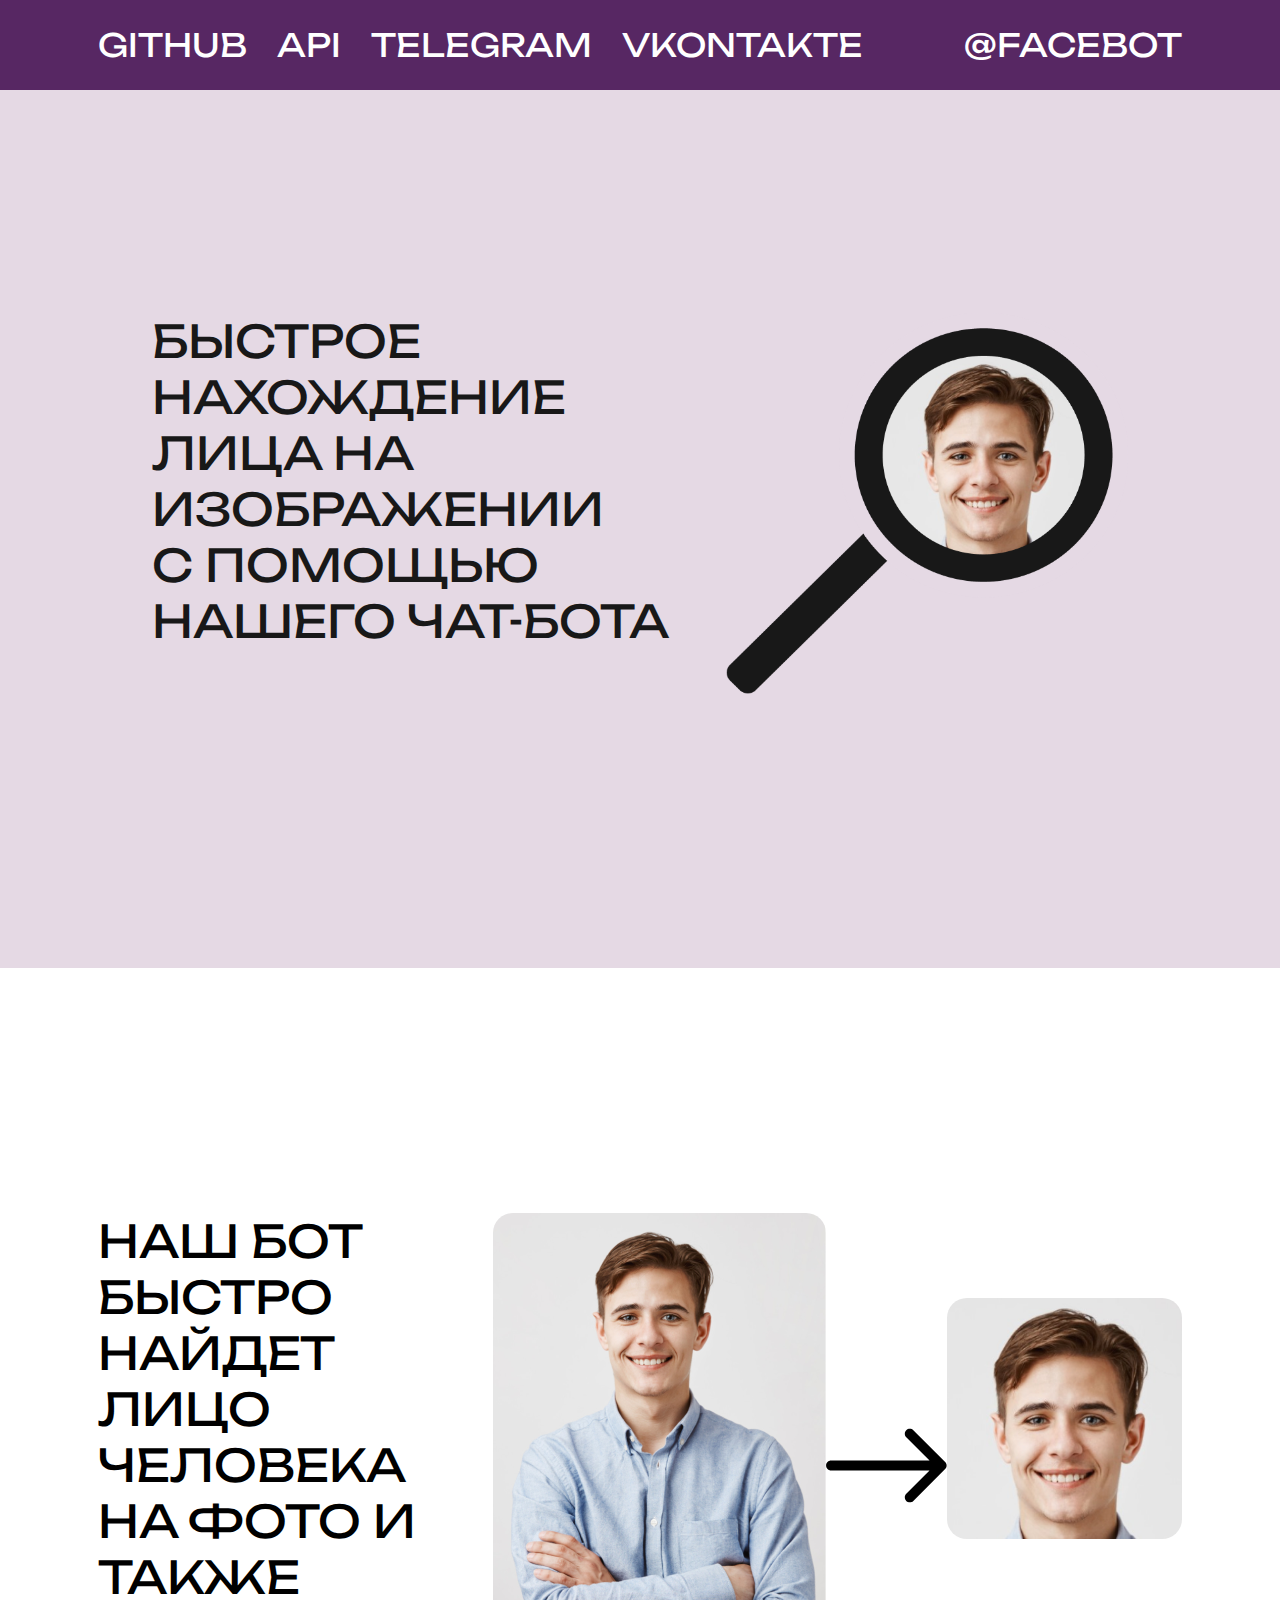
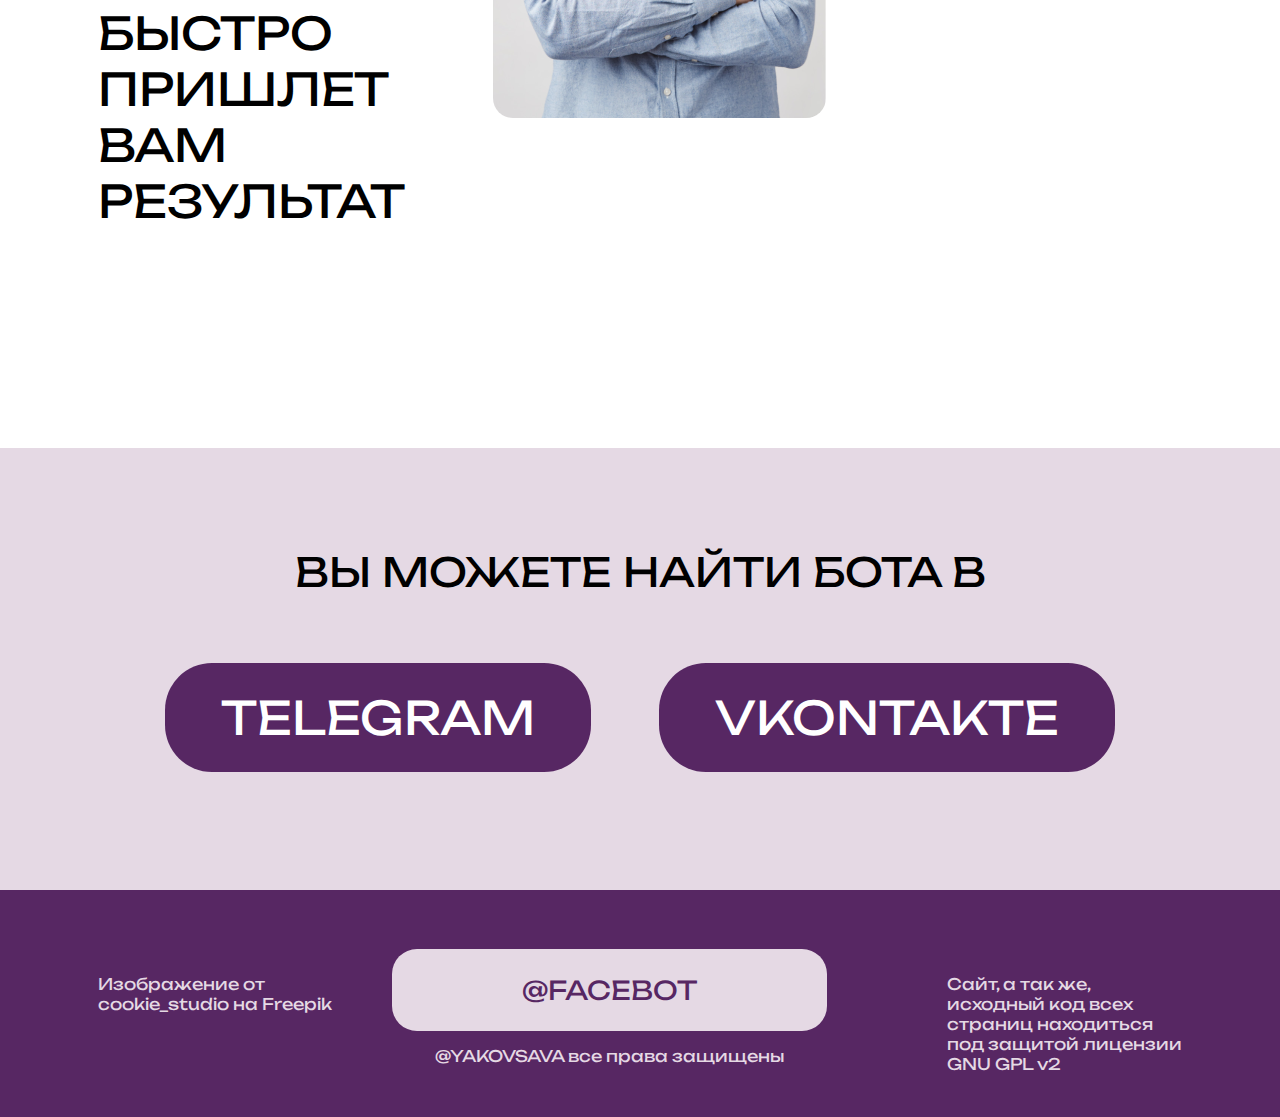
<file: index.html>
<!DOCTYPE html>
<html lang="en, ru">

<head>
    <meta charset="UTF-8">
    <meta http-equiv="X-UA-Compatible" content="IE=edge">
    <meta name="viewport" content="width=device-width, initial-scale=1.0">
    <link type="image/x-icon" href="images/logot.ico" rel="shortcut icon">
    <link type="Image/x-icon" href="images/logot.ico" rel="icon">
    <link rel="preconnect" href="https://fonts.googleapis.com">
    <link rel="preconnect" href="https://fonts.gstatic.com" crossorigin>
    <link href="https://fonts.googleapis.com/css2?family=Unbounded:wght@200;300;400;500;600;700;800;900&display=swap"
        rel="stylesheet">
    <link rel="stylesheet" href="styles/style.css">
    <title>FaceBot</title>
</head>

<body>
    <header>
        <div class="wrapper">
            <div class="header__content">
                <div class="header__menu menu">
                    <div class="menu__icon">
                        <span class="menu__icon_span"></span>
                        <span class="menu__icon_span"></span>
                        <span class="menu__icon_span"></span>
                    </div>
                    <nav class="menu__body">
                        <ul class="menu__list">
                            <li class='menu__item'><a href="/github" class="menu__link">GITHUB</a></li>
                            <li class='menu__item'><a href="/api" class="menu__link">API</a></li>
                            <li class='menu__item'><a href="/telegram" class="menu__link">TELEGRAM</a></li>
                            <li class='menu__item'><a href="/vk" class="menu__link">VKONTAKTE</a></li>
                        </ul>
                        <img src="images/egg.png" alt="" class="menu__egg">
                    </nav>
                </div>
                <h1 class="logo"><a href="/api">@FACEBOT</a></h1>
            </div>
        </div>
    </header>
    <main>
        <div class="info-about-bot">
            <div class="wrapper">
                <div class="info-about-bot__content">
                    <p class="info-about-bot__text">БЫСТРОЕ<br>
                        НАХОЖДЕНИЕ<br>
                        ЛИЦА НА<br>
                        ИЗОБРАЖЕНИИ<br>
                        С ПОМОЩЬЮ<br>
                        НАШЕГО ЧАТ-БОТА<br>
                    </p>
                    <img class="info-about-bot__img" src="images/mag-glass.png" alt="">
                </div>
            </div>
        </div>
        <div class="example">
            <div class="wrapper">
                <div class="example__content">
                    <div class="exapmle__text">
                        <p>
                            НАШ БОТ БЫСТРО<br>
                            НАЙДЕТ ЛИЦО<br>
                            ЧЕЛОВЕКА<br>
                            НА ФОТО И<br>
                            ТАКЖЕ БЫСТРО<br>
                            ПРИШЛЕТ<br>
                            ВАМ РЕЗУЛЬТАТ<br>
                        </p>
                    </div>
                    <img src="images/example__img_before.png" alt="" class="example__img">
                    <img src="images/example__img_arrow.svg" alt="" class="example__img example__img_arrow">
                    <img src="images/example__img_after.png" alt="" class="example__img example__img_after">
                </div>
            </div>
        </div>
        <div class="where-bot">
            <div class="wrapper">
                <div class="where-bot__content">
                    <div class="where-bot__text">
                        <h1>ВЫ МОЖЕТЕ НАЙТИ БОТА В</h1>
                        <ul>
                            <li><a href="/telegram">TELEGRAM</a></li>
                            <li><a href="/vk">VKONTAKTE</a></li>
                        </ul>
                    </div>
                </div>
            </div>
        </div>
    </main>
    <footer>
        <div class="wrapper">
            <div class="footer__content">
                <p>Изображение от<br>
                    cookie_studio на Freepik
                </p>
                <div class="footer__center">
                    <a href="/api">@FACEBOT</a>
                    <p>@YAKOVSAVA все права защищены</p>
                </div>
                <p><p>Сайт, а так же,<br>
                    исходный код всех<br>
                    страниц находиться<br>
                    под защитой лицензии<br>
                    GNU GPL v2</p>
            </div>
        </div>
    </footer>
    <script src="scripts/script.js"></script>
</body>

</html>
</file>
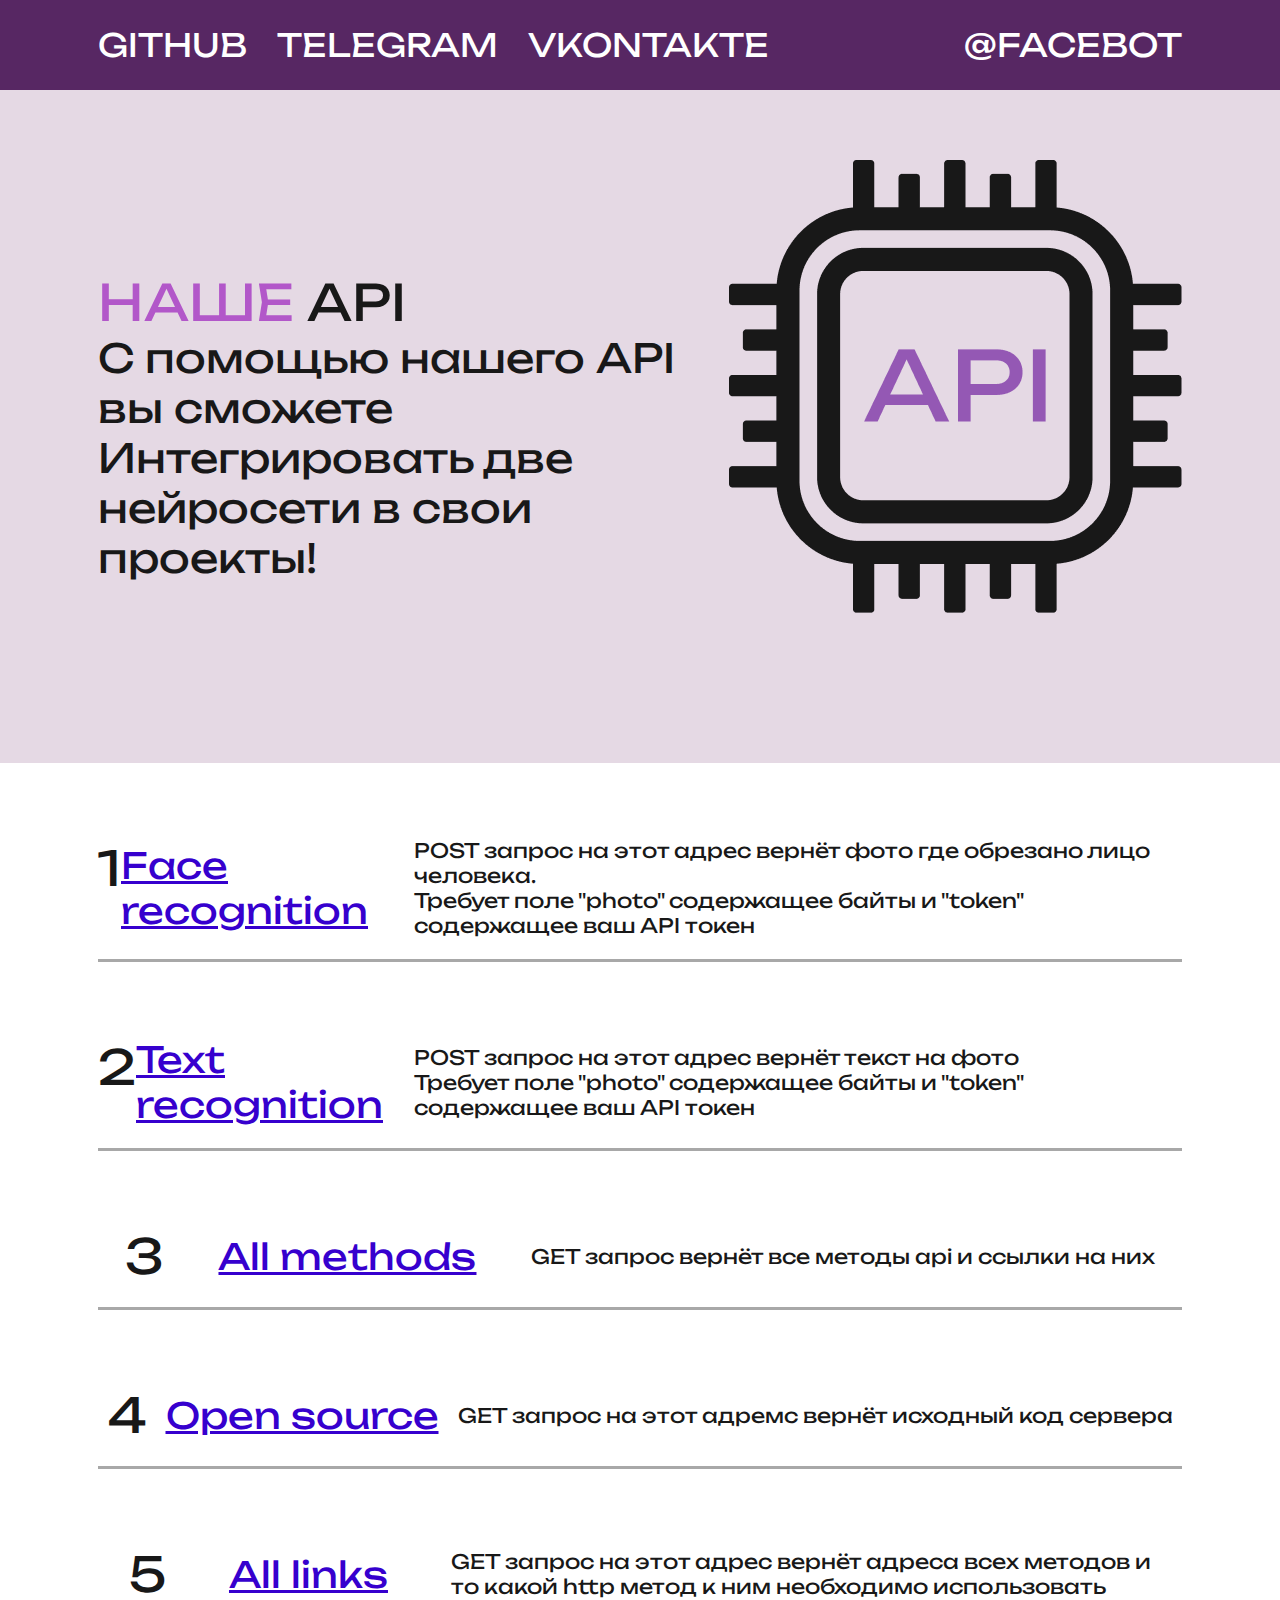
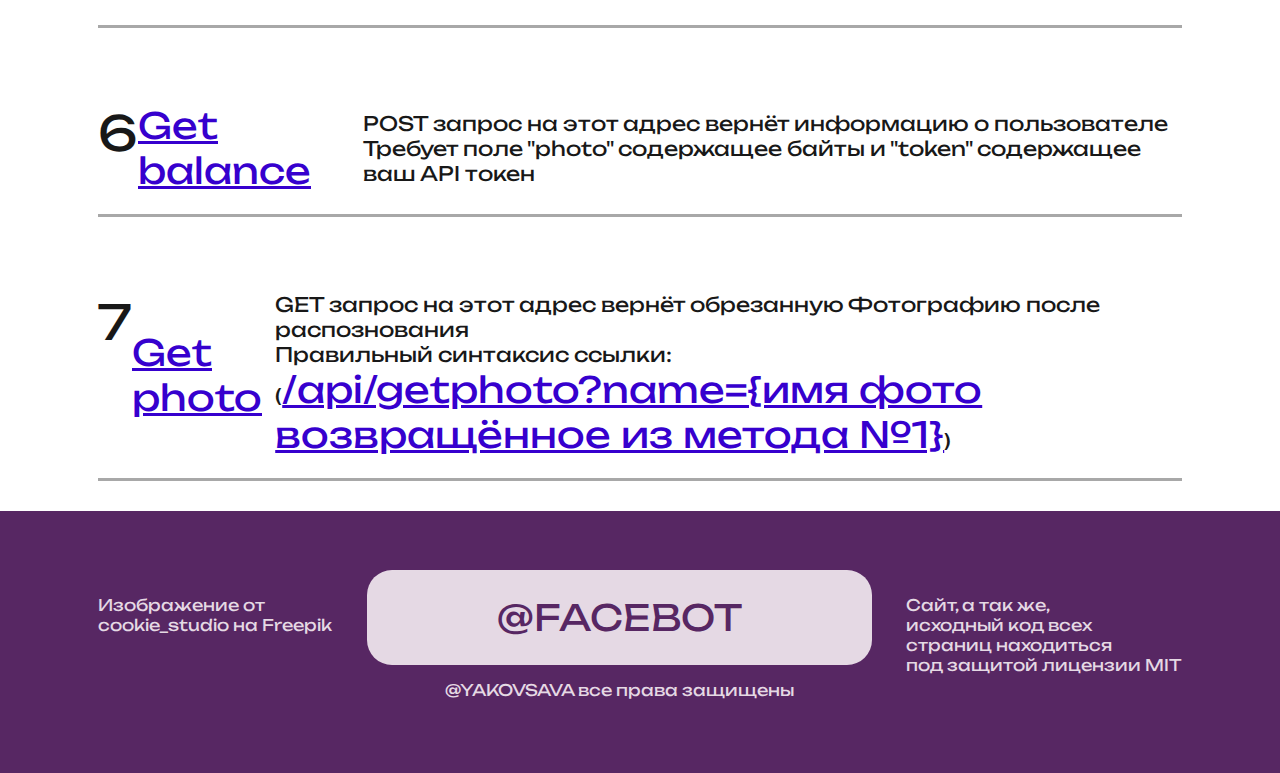
<file: api.html>
<!DOCTYPE html>
<html lang="en">
<head>
	<meta charset="UTF-8">
	<meta http-equiv="X-UA-Compatible" content="IE=edge">
	<meta name="viewport" content="width=device-width, initial-scale=1.0">
	<link type="image/x-icon" href="images/logot.ico" rel="shortcut icon">
	<link type="Image/x-icon" href="images/logot.ico" rel="icon">
	<link rel="preconnect" href="https://fonts.googleapis.com">
	<link rel="preconnect" href="https://fonts.gstatic.com" crossorigin>
	<link href="https://fonts.googleapis.com/css2?family=Unbounded:wght@200;300;400;500;600;700;800;900&display=swap" rel="stylesheet">
	<link rel="stylesheet" href="api-styles/style.css">
	<title>Face bot API</title>
</head>

<body>
	<header>
		<div class="wrapper">
			<div class="header__content">
				<div class="header__menu menu">
					<div class="menu__icon">
						<span class="menu__icon_span"></span>
						<span class="menu__icon_span"></span>
						<span class="menu__icon_span"></span>
					</div>
					<nav class="menu__body">
						<ul class="menu__list">
							<li class='menu__item'><a href="/github" class="menu__link">GITHUB</a></li>
							<li class='menu__item'><a href="/telegram" class="menu__link">TELEGRAM</a></li>
							<li class='menu__item'><a href="/vk" class="menu__link">VKONTAKTE</a></li>
						</ul>
						<img src="images/egg.png" alt="" class="menu__egg">
					</nav>
				</div>
				<h1 class="logo"><a href="/">@FACEBOT</a></h1>
			</div>
		</div>
	</header>
	<main>
		<div class="our-api">
			<div class="wrapper">
				<div class="our-api__content">
					<div class="our-api__text">
						<h1>
							<span>НАШЕ</span> API
						</h1>
						<p>С помощью нашего API вы сможете<br>
							Интегрировать две нейросети в свои проекты!</p>
					</div>
					<img src="images/proc.png" alt="">
				</div>
			</div>
		</div>
		<div class="links">
			<div class="wrapper">
				<div class="links__content">
					<div class="links__link">
						<h1>1</h1>
						<a href="/api/recognition" name="link1">Face recognition</a>
						<p>POST запрос на этот адрес вернёт фото где обрезано лицо человека.<br>
							Требует поле "photo" содержащее байты и "token" содержащее ваш API токен</p>
					</div>
					<div class="links__link">
						<h1>2</h1>
						<a href="/api/text">Text recognition</a>
						<p>POST запрос на этот адрес вернёт текст на фото<br>
							Требует поле "photo" содержащее байты и "token" содержащее ваш API токен</p>
					</div>
					<div class="links__link">
						<h1>3</h1>
						<a href="/api/all">All methods</a>
						<p>GET запрос вернёт все методы api и ссылки на них</p>
					</div>
					<div class="links__link">
						<h1>4</h1>
						<a href="/api/open">Open source</a>
						<p>GET запрос на этот адремс вернёт исходный код сервера</p>
					</div>
					<div class="links__link">
						<h1>5</h1>
						<a href="/api/links">All links</a>
						<p>GET запрос на этот адрес вернёт адреса всех методов и<br>
							то какой http метод к ним необходимо использовать</p>
					</div>
					<div class="links__link">
						<h1>6</h1>
						<a href="/api/balance">Get balance</a>
						<p>POST запрос на этот адрес вернёт информацию о пользователе<br>
							Требует поле "photo" содержащее байты и "token" содержащее ваш API токен</p>
					</div>
					<div class="links__link">
						<h1>7</h1>
						<a href="/api/getphoto?name=name">Get photo</a>
						<p>GET запрос на этот адрес вернёт обрезанную
							Фотографию после распознования<br>Правильный синтаксис ссылки:<br>(<a href="#link1">/api/getphoto?name={имя фото возвращённое из метода №1}</a>)</p>
					</div>
				</div>
			</div>
		</div>
	</main>
	<footer>
		<div class="wrapper">
			<div class="footer__content">
				<p>Изображение от<br>
					cookie_studio на Freepik
				</p>
				<div class="footer__center">
					<a href="/">@FACEBOT</a>
					<p>@YAKOVSAVA все права защищены</p>
				</div>
				<p>Сайт, а так же,<br>
					исходный код всех<br>
					страниц находиться<br>
					под защитой лицензии MIT</p>
			</div>
		</div>
	</footer>
	<script src="scripts/script.js"></script>
</body>

</html>
</file>
<file: styles/style.css>
body {
    font-family: 'Unbounded', serif;
    padding: 0;
    margin: 0;
}
.lock {
    overflow: hidden;
}
.wrapper {
    padding: 0px 98px;
    max-width: 1920px;
    margin-left: auto;
    margin-right: auto;
}
li, ul {
    list-style-type: none;
    padding: 0;
    margin: 0;
}
h1, h2, h3, h2, h5, p {
    font-weight: 400;
    padding: 0;
    margin: 0;
}
footer {
    margin: 0;
    padding: 0;
}
a {
    text-decoration: none;
}


/*-------HEADER-------*/

header {
    background-color: #572763;
    color: #fff;
}
.header__content {
    display: flex;
    justify-content: space-between;
}

/*-------NAV-------*/

.logo {
    margin: auto 0;
}
.logo a {
    color: #fff;
}
.menu__egg {
    display: none;
}

.menu {

}
.menu__icon {
    display: none;
    width: 37px;
    height: 33px;
    position: relative;
    z-index: 5;
    cursor: pointer;
    margin-top: 28px;
    margin-bottom: 28px;
}
.menu__icon span {
    position: absolute;
    top: calc(50% - 3px);
    left: 0;
    width: 100%;
    height: 6px;
    background-color: #fff;
    border-radius: 2px;
    transition: all 0.2s;
}
.menu__icon_black {
    background-color: #181818;
}
.menu__icon span:first-child {
    top: 0;
}
.menu__icon span:last-child {
    top: auto;
    bottom: 0;
}
.menu__list {
    display: flex;
    font-size: 32px;
    justify-content: space-between;
    gap: 30px;
    padding: 25px 0;
}
.menu__item {

}
.menu__link {
    color: #fff;
    text-decoration: none;
    transition: color 0.3s ease;
}
.menu__link:hover {
    color: rgb(129, 129, 129);
}


@media screen and (max-width: 1000px) {
    .menu__icon {
        display: block;
    }
    .menu__egg {
        display: block;
        margin-top: 175px;
        margin-left: 115px;
    }
    .menu__body {
        position: absolute;
        top: 0;
        left: -100%;
        height: 100vh;
        width: 100%;
        background-color: #fff;
        transition: all 0.2s ease;
        overflow: auto;
    }
    .active {
        left: 0;
    }
    .menu__item {
        margin-bottom: 40px;
        margin-left: 37px;
        transition: all 0.3s;
    }
    .menu__item:first-child {
        margin-top: 65px;
    }
    .menu__list {
        flex-direction: column;
        gap: 0;
        font-size: 40px;
        font-weight: 500;
    }
    .menu__link {
        color: #181818;
    }
}

.active-btn span {
    background-color: #181818;
    transform: scale(0);
}
.active-btn span:first-child {
    transform: rotate(-45deg);
    top: calc(50% - 3px);
}
.active-btn span:last-child {
    transform: rotate(45deg);
    bottom: calc(50% - 3px);
}

/*-------INFO-ABOUT-BOT-------*/

.info-about-bot__text {
    color: #181818;
    font-size: 60px;
}
.info-about-bot {
    background-color: #E5D9E4;
    padding-top: 223px;
}
.info-about-bot__content {
    display: flex;
    justify-content: space-evenly;
}
.info-about-bot__img {
    padding-bottom: 270px;
}


/*-------EXAMPLE-------*/

.example {
    font-size: 60px;
    padding-top: 245px;
}
.example__content {
    display: flex;
    justify-content: space-between;
}
.example__img {
    margin-bottom: 330px;
    border-radius: 20px;
}
.example__img_after {
    margin-top: 85px;
    height: 341px;
    width: 341px;
}


/*-------WHERE-BOT-------*/

.where-bot {
    background-color: #E5D9E4;
}
.where-bot__content {
    text-align: center;
}
.where-bot__content h1 {
    padding-top: 99px;
    font-size: 75px;
    margin-bottom: 92px;
}
.where-bot__text ul {
    display: flex;
    justify-content: space-evenly;
}
.where-bot__text li {
    margin-bottom: 144px;
}
.where-bot__text a {
    color: #fff;
    background-color: #572763;
    font-size: 64px;
    padding: 36px 66px;
    border-radius: 47px;
    transition: background-color 0.3s ease;
}
.where-bot__content a:hover {
    background-color: #9648A9;
}

/*-------FOOTER-------*/

footer {
    color: #E5D9E4;
    background-color: #572763;
}
.footer__content {
    padding-top: 84px;
    display: flex;
    justify-content: space-between;
    padding-bottom: 43px;
}
.footer__center {
    text-align: center;
}
.footer__center a{
    color: #572763;
    background-color: #E5D9E4;
    font-size: 36px;
    padding: 25px 130px;
    border-radius: 25px;
    transition: background-color 0.3s ease;
}
.footer__center a:hover {
    background-color: #a198a1;
    color: #E5D9E4;
}
.footer__center p {
    padding-top: 40px;
}
@media screen and (max-width: 1600px) {
    nav {
        font-size: 20px;
    }
    .info-about-bot img {
        width: 406px;
        height: 385px;
    }
    .info-about-bot__text {
        font-size: 45px;
    }
    .example {
        font-size: 45px;
    }
    .example__img_after {
        height: 241px;
        width: 241px;
    }
    .where-bot__text a {
        padding: 26px 56px;
        font-size: 46px;
    }
    .where-bot__content h1 {
        font-size: 40px;
    }
    .footer__center a {
        font-size: 26px;
    }
}
@media screen and (max-width: 1200px) {
    .wrapper {
        padding: 0px 20px;
    }
    .menu-desk {
        display: none;
    }
    .info-about-bot {
        display: block;
        padding-top: 52px;
    }
    .info-about-bot__content {
        display: block;
    }
    .info-about-bot__text {
        font-size: 24px;
        margin-bottom: 20px;
    }
    .info-about-bot img {
        width: 290px;
        height: 280px;
        padding-bottom: 50px;
    }
    .example {
        font-size: 25px;
    }
    .example__content {
        display: grid;
    }
    .example__img_arrow {
        transform: rotate(90deg);
        margin-bottom: 0;
    }
    .example__img_after {
        margin-top: 0;
        margin-bottom: 90px;
    }
    .example__text {
        font-size: 24px;
    }
    .example__img {
        margin: 50px auto;
    }
    .where-bot__text ul {
        display: block;
    }
    .where-bot__text a {
        font-size: 25px;
    }
    .where-bot__text li {
        margin-bottom: 0;
        padding-bottom: 100px;
    }
    .footer__content {
        display: block;
        text-align: center;
    }
    .footer__content p {
         margin-bottom: 40px;
    }
    .footer__center a {
        padding: 21px 41px;
    }
}
</file>
<file: api-styles/style.css>
body {
  background-color: #fff;
  font-family: "Unbounded", serif;
  padding: 0;
  margin: 0;
}

.lock {
  overflow: hidden;
}

.wrapper {
  padding: 0px 98px;
  max-width: 1920px;
  margin-left: auto;
  margin-right: auto;
}

li {
  list-style-type: none;
  padding: 0;
  margin: 0;
}

ul {
  list-style-type: none;
  padding: 0;
  margin: 0;
}

h1 {
  font-weight: 400;
  padding: 0;
  margin: 0;
}

h2 {
  font-weight: 400;
  font-weight: 400;
  padding: 0;
  padding: 0;
  margin: 0;
  margin: 0;
}

h3 {
  font-weight: 400;
  padding: 0;
  margin: 0;
}

h5 {
  font-weight: 400;
  padding: 0;
  margin: 0;
}

p {
  font-weight: 400;
  padding: 0;
  margin: 0;
}

footer {
  margin: 0;
  padding: 0;
}

a {
  text-decoration: none;
}

header {
  background-color: #572763;
  color: #fff;
}

.header__content {
  display: flex;
  justify-content: space-between;
}

.logo {
  margin: auto 0;
}
.logo a {
  color: #fff;
}

.menu__egg {
  display: none;
}

.menu__icon {
  display: none;
  width: 37px;
  height: 33px;
  position: relative;
  z-index: 5;
  cursor: pointer;
  margin-top: 28px;
  margin-bottom: 28px;
}
.menu__icon span {
  position: absolute;
  top: calc(50% - 3px);
  left: 0;
  width: 100%;
  height: 6px;
  background-color: #fff;
  border-radius: 2px;
  transition: all 0.2s;
}
.menu__icon span:first-child {
  top: 0;
}
.menu__icon span:last-child {
  top: auto;
  bottom: 0;
}

.menu__icon_black {
  background-color: #181818;
}

.menu__list {
  display: flex;
  font-size: 32px;
  justify-content: space-between;
  gap: 30px;
  padding: 25px 0;
}

.menu__link {
  color: #fff;
  text-decoration: none;
  transition: color 0.3s ease;
}
.menu__link:hover {
  color: rgb(129, 129, 129);
}

.active-btn span {
  background-color: #181818;
  transform: scale(0);
}
.active-btn span:first-child {
  transform: rotate(-45deg);
  top: calc(50% - 3px);
}
.active-btn span:last-child {
  transform: rotate(45deg);
  bottom: calc(50% - 3px);
}

@media screen and (max-width: 1000px) {
  .menu__icon {
    display: block;
  }
  .menu__egg {
    display: block;
    margin-top: 175px;
    margin-left: 115px;
  }
  .menu__body {
    position: absolute;
    top: 0;
    left: -100%;
    height: 100vh;
    width: 100%;
    background-color: #fff;
    transition: all 0.2s ease;
    overflow: auto;
  }
  .active {
    left: 0;
  }
  .menu__item {
    margin-bottom: 40px;
    margin-left: 37px;
    transition: all 0.3s;
  }
  .menu__item:first-child {
    margin-top: 65px;
  }
  .menu__list {
    flex-direction: column;
    gap: 0;
    font-size: 40px;
    font-weight: 500;
  }
  .menu__link {
    color: #181818;
  }
}
@media screen and (max-width: 1200px) {
  .wrapper {
    padding: 0px 20px;
  }
}
.our-api {
  background-color: #E5D9E4;
}
.our-api__content {
  display: flex;
  color: #181818;
  justify-content: space-evenly;
}
@media (max-width: 1000px) {
  .our-api__content {
    display: grid;
    justify-content: center;
  }
}
.our-api__text {
  margin: auto 0 auto 0;
}
.our-api__text h1 {
  font-size: 50px;
}
@media (max-width: 1000px) {
  .our-api__text h1 {
    font-size: 30px;
    padding-top: 55px;
  }
}
.our-api__text h1 span {
  color: #B257C9;
}
.our-api__text p {
  font-size: 40px;
}
@media (max-width: 1000px) {
  .our-api__text p {
    font-size: 20px;
  }
}
.our-api img {
  margin-top: 70px;
  margin-bottom: 150px;
}
@media (max-width: 1000px) {
  .our-api img {
    width: 200px;
    height: 200px;
    margin: 70px auto 150px auto;
  }
}

.links__content {
  color: #181818;
}
.links__link {
  display: flex;
  justify-content: space-around;
  margin-top: 75px;
  padding-bottom: 21px;
  border-bottom: 3px solid #A8A8A8;
}
.links__link:last-child {
  margin-bottom: 30px;
}
@media (max-width: 1000px) {
  .links__link {
    display: block;
    margin-top: 30px;
  }
}
.links__link h1 {
  font-size: 48px;
}
@media (max-width: 1000px) {
  .links__link h1 {
    margin-right: auto;
    margin-left: auto;
  }
}
.links__link a {
  margin: auto 0 auto 0;
  font-size: 36px;
  color: #3600CE;
  text-decoration: underline;
}
.links__link a:hover {
  color: #200077;
}
.links__link p {
  font-size: 20px;
  margin: auto 0 auto 0;
}

/*--------------------FOOTER--------------------*/
footer {
  color: #E5D9E4;
  background-color: #572763;
}

.footer__content {
  padding-top: 84px;
  display: flex;
  justify-content: space-between;
  padding-bottom: 43px;
}
.footer__content p {
  margin-bottom: 30px;
}
@media (max-width: 1000px) {
  .footer__content {
    display: grid;
    justify-content: center;
    text-align: center;
  }
}

.footer__center {
  text-align: center;
}
.footer__center a {
  color: #572763;
  background-color: #E5D9E4;
  font-size: 36px;
  padding: 25px 130px;
  border-radius: 25px;
  transition: background-color 0.3s ease;
}
@media (max-width: 1000px) {
  .footer__center a {
    padding: 21px 41px;
  }
}
.footer__center a:hover {
  background-color: #a198a1;
  color: #E5D9E4;
}
.footer__center p {
  padding-top: 40px;
}/*# sourceMappingURL=style.css.map */
</file>
